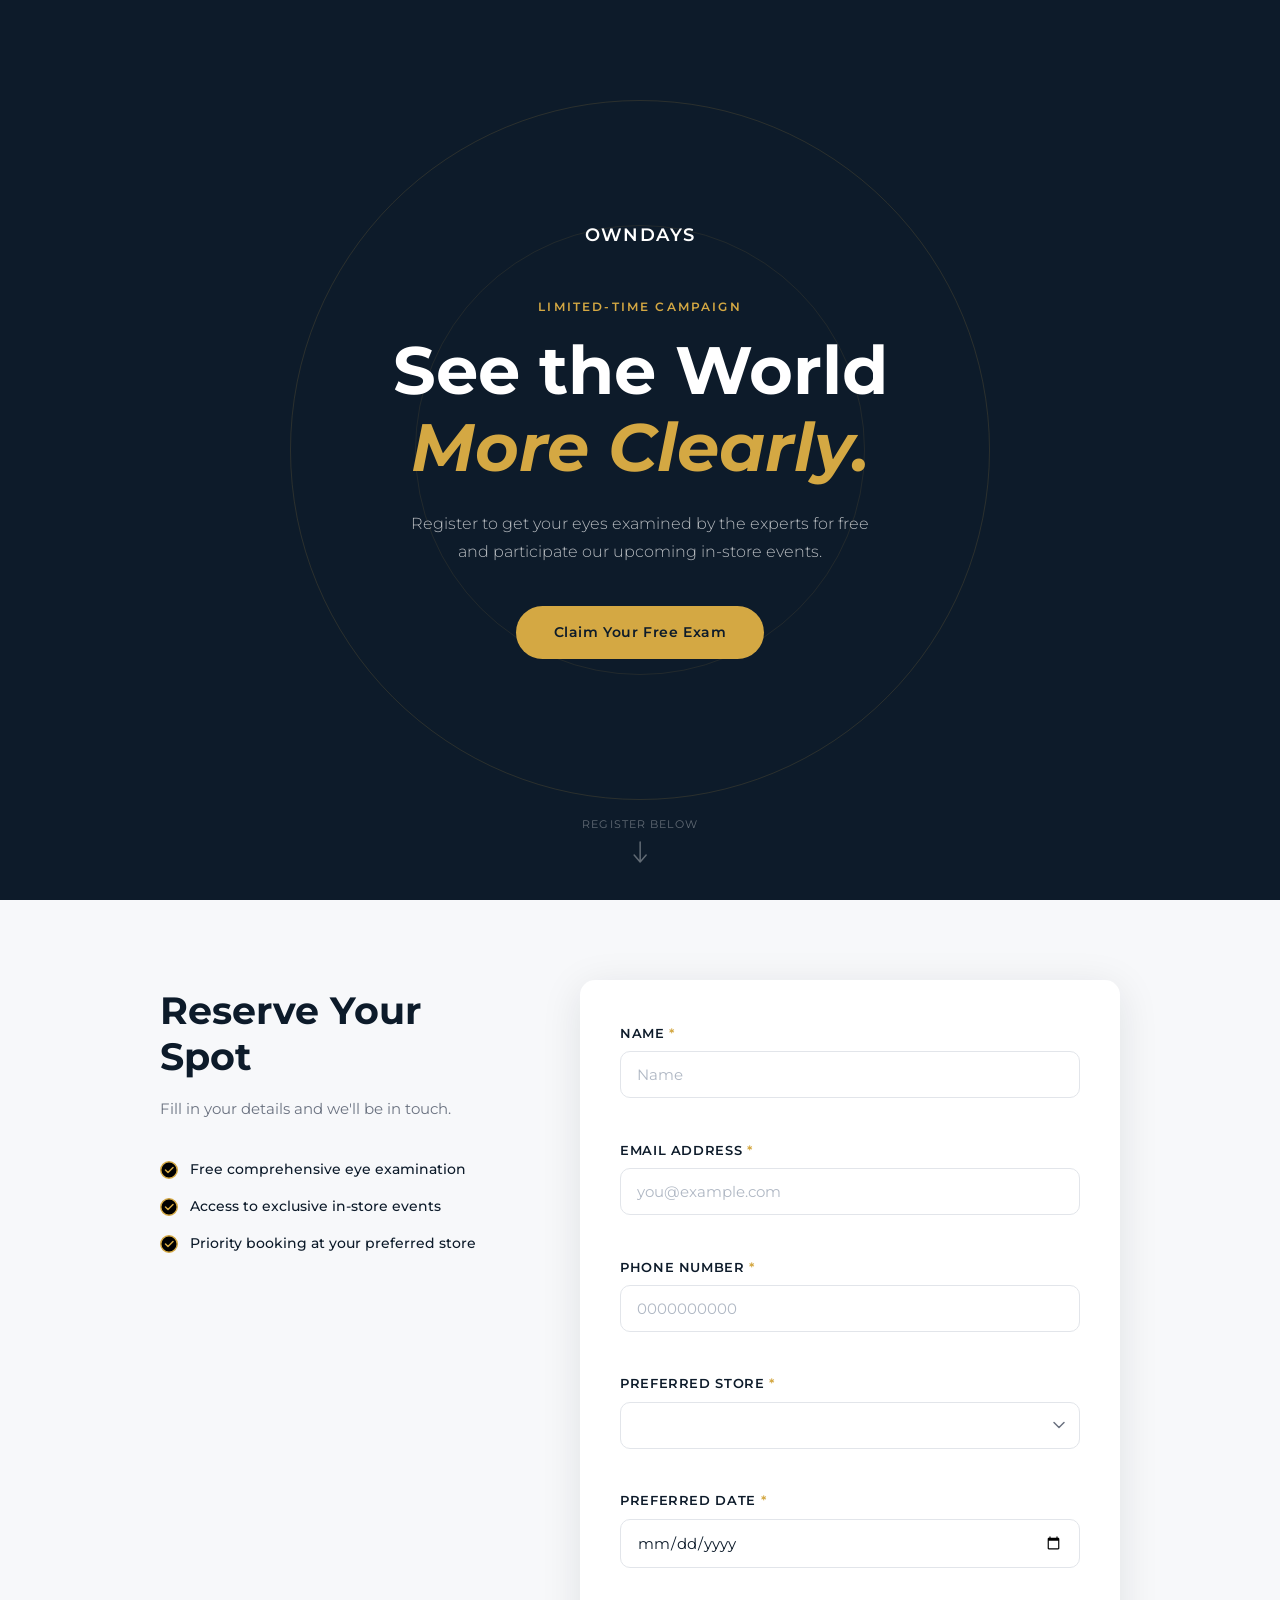
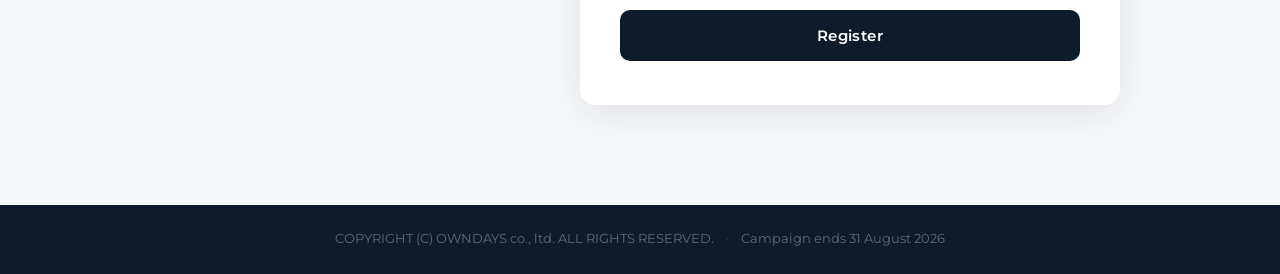
<file: index.html>
<!DOCTYPE html>
<html lang="en">
<head>
  <meta charset="UTF-8" />
  <meta name="viewport" content="width=device-width, initial-scale=1.0" />
  <link rel="icon" type="image/x-icon" href="images/owndays.ico">
  <title>OWNDAYS — Campaign Registration</title>
  <link rel="preconnect" href="https://fonts.googleapis.com">
  <link rel="preconnect" href="https://fonts.gstatic.com" crossorigin>
  <link href="https://fonts.googleapis.com/css2?family=Montserrat:ital,wght@0,100..900;1,100..900&display=swap" rel="stylesheet">
  <link rel="stylesheet" href="style.css" />
</head>
<body>

  <!-- Hero -->
  <section class="hero">
    <div class="hero__lens-ring hero__lens-ring--outer"></div>
    <div class="hero__lens-ring hero__lens-ring--inner"></div>

    <div class="hero__content">
      <div class="logo">
        <span class="logo__wordmark">OWNDAYS</span>
      </div>

      <p class="hero__eyebrow">Limited-time Campaign</p>
      <h1 class="hero__headline">
        See the World<br />
        <em>More Clearly.</em>
      </h1>
      <p class="hero__description">
        Register to get your eyes examined by the experts for free and participate our upcoming in-store events.
      </p>
      <a href="#register" class="hero__cta">Claim Your Free Exam</a>
    </div>

    <div class="hero__scroll-hint">
      <span>Register below</span>
      <svg width="16" height="24" viewBox="0 0 16 24" fill="none">
        <path d="M8 2v20M2 15l6 7 6-7" stroke="currentColor" stroke-width="1.5" stroke-linecap="round" stroke-linejoin="round"/>
      </svg>
    </div>
  </section>

  <!-- Register -->
  <section class="register" id="register">
    <div class="register__container">

      <div class="register__intro">
        <h2 class="register__title">Reserve Your Spot</h2>
        <p class="register__subtitle">Fill in your details and we'll be in touch.</p>
        <ul class="register__perks">
          <li>
            <svg width="18" height="18" viewBox="0 0 18 18"><circle cx="9" cy="9" r="8.25" stroke="#D4A843" stroke-width="1.5"/><path d="M5.5 9l2.5 2.5 5-5" stroke="#D4A843" stroke-width="1.5" stroke-linecap="round" stroke-linejoin="round"/></svg>
            Free comprehensive eye examination
          </li>
          <li>
            <svg width="18" height="18" viewBox="0 0 18 18"><circle cx="9" cy="9" r="8.25" stroke="#D4A843" stroke-width="1.5"/><path d="M5.5 9l2.5 2.5 5-5" stroke="#D4A843" stroke-width="1.5" stroke-linecap="round" stroke-linejoin="round"/></svg>
            Access to exclusive in-store events
          </li>
          <li>
            <svg width="18" height="18" viewBox="0 0 18 18"><circle cx="9" cy="9" r="8.25" stroke="#D4A843" stroke-width="1.5"/><path d="M5.5 9l2.5 2.5 5-5" stroke="#D4A843" stroke-width="1.5" stroke-linecap="round" stroke-linejoin="round"/></svg>
            Priority booking at your preferred store
          </li>
        </ul>
      </div>

      <div class="register__card">
        <form id="registrationForm">

          <!-- Name -->
          <div class="field" id="field-name">
            <label class="field__label" for="name">Name <span class="field__req">*</span></label>
            <input class="field__input" type="text" id="name" name="name" placeholder="Name" autocomplete="name" />
            <p class="field__error" id="error-name"></p>
          </div>

          <!-- Email -->
          <div class="field" id="field-email">
            <label class="field__label" for="email">Email Address <span class="field__req">*</span></label>
            <input class="field__input" type="email" id="email" name="email" placeholder="you@example.com" autocomplete="email" />
            <p class="field__error" id="error-email"></p>
          </div>

          <!-- Phone -->
          <div class="field" id="field-phone">
            <label class="field__label" for="phone">Phone Number <span class="field__req">*</span></label>
            <input class="field__input" type="tel" id="phone" name="phone" placeholder="0000000000" autocomplete="tel" />
            <p class="field__error" id="error-phone"></p>
          </div>

          <!-- Preferred Store -->
          <div class="field" id="field-store">
            <label class="field__label" for="store">Preferred Store <span class="field__req">*</span></label>
            <div class="field__select-wrap">
              <select class="field__input field__select" id="store" name="store">
                <option value=""></option>
                <option value="centralramindra">Central Ramindra</option>
                <option value="fashionisland">Fashion Island</option>
                <option value="centralworld">CentralWorld</option>
                <option value="megabangna">Mega Bangna</option>
                <option value="centralplazawestgest">CentralPlaza Westgate</option>
              </select>
              <svg class="field__chevron" width="14" height="14" viewBox="0 0 14 14"><path d="M2 4.5l5 5 5-5" stroke="currentColor" stroke-width="1.5" stroke-linecap="round" stroke-linejoin="round" fill="none"/></svg>
            </div>
            <p class="field__error" id="error-store"></p>
          </div>

          <!-- Preferred Date -->
          <div class="field" id="field-date">
            <label class="field__label" for="date">Preferred Date <span class="field__req">*</span></label>
            <input class="field__input" type="date" id="date" name="date" />
            <p class="field__error" id="error-date"></p>
          </div>

          <!-- Submit -->
          <button class="submit-btn" type="submit" id="submitBtn">
            <span class="submit-btn__label">Register</span>
            <span class="submit-btn__spinner" aria-hidden="true"></span>
          </button>

        </form>

        <!-- Success State -->
        <div class="success-state" id="successState" hidden>
          <div class="success-state__icon">
            <svg width="40" height="40" viewBox="0 0 40 40"><circle cx="20" cy="20" r="19" stroke="#D4A843" stroke-width="2"/><path d="M11 20l7 7 12-12" stroke="#D4A843" stroke-width="2.5" stroke-linecap="round" stroke-linejoin="round"/></svg>
          </div>
          <h3 class="success-state__title">Registration Completed!</h3>
          <p class="success-state__message">
            We've received your registration.<br>
            Check your email for the appointment.
          </p>
        </div>

      </div><!-- /.register__card -->
    </div>
  </section>

  <!-- Footer -->
  <footer class="footer">
    <span>COPYRIGHT (C) OWNDAYS co., ltd. ALL RIGHTS RESERVED.</span>
    <span class="footer__dot">·</span>
    <span>Campaign ends 31 August 2026</span>
  </footer>

  <script src="app.js"></script>
</body>
</html>
</file>
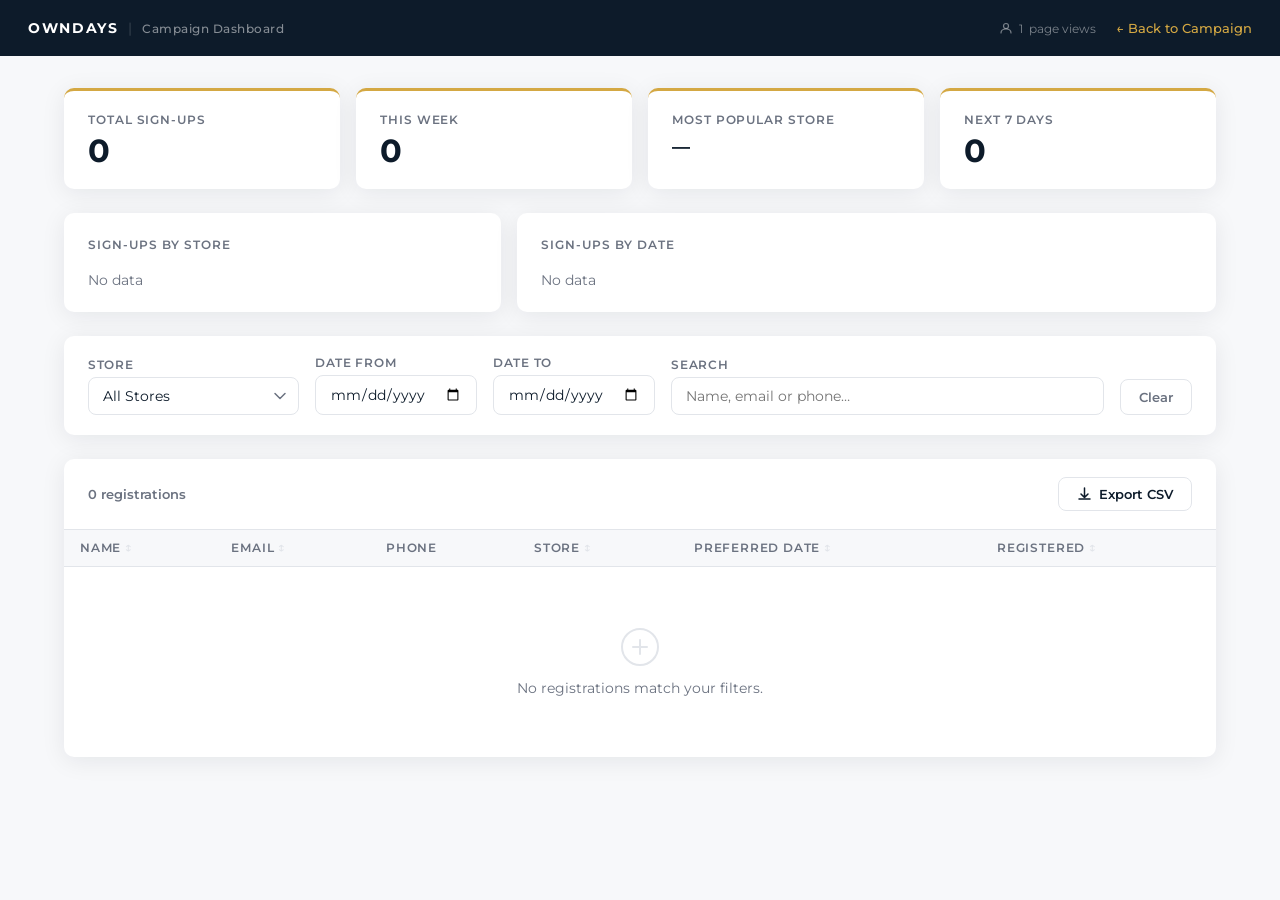
<file: dashboard.html>
<!DOCTYPE html>
<html lang="en">
<head>
  <meta charset="UTF-8" />
  <meta name="viewport" content="width=device-width, initial-scale=1.0" />
  <link rel="icon" type="image/x-icon" href="images/owndays.ico">
  <title>OWNDAYS — Registration Dashboard</title>
  <link rel="preconnect" href="https://fonts.googleapis.com" />
  <link rel="preconnect" href="https://fonts.gstatic.com" crossorigin />
  <link href="https://fonts.googleapis.com/css2?family=Montserrat:wght@300;400;500;600;700&display=swap" rel="stylesheet" />
  <link rel="stylesheet" href="dashboard.css" />
</head>
<body>

  <!-- Header -->
  <header class="topbar">
    <div class="topbar__brand">
      <span class="topbar__name">OWNDAYS</span>
      <span class="topbar__sep">|</span>
      <span class="topbar__subtitle">Campaign Dashboard</span>
    </div>
    <div class="topbar__meta">
      <span class="topbar__visits" id="visitCount">
        <svg width="14" height="14" viewBox="0 0 14 14" fill="none"><circle cx="7" cy="5" r="2.5" stroke="currentColor" stroke-width="1.2"/><path d="M2 12c0-2.761 2.239-4 5-4s5 1.239 5 4" stroke="currentColor" stroke-width="1.2" stroke-linecap="round"/></svg>
        <span id="visitCountVal">—</span> page views
      </span>
      <a href="index.html" class="topbar__link">← Back to Campaign</a>
    </div>
  </header>

  <!-- ═══ MAIN ═══ -->
  <main class="dash">

    <!-- ── Stat Cards ── -->
    <section class="stats" id="statsRow">
      <div class="stat-card">
        <p class="stat-card__label">Total Sign-ups</p>
        <p class="stat-card__value" id="statTotal">—</p>
      </div>
      <div class="stat-card">
        <p class="stat-card__label">This Week</p>
        <p class="stat-card__value" id="statWeek">—</p>
      </div>
      <div class="stat-card">
        <p class="stat-card__label">Most Popular Store</p>
        <p class="stat-card__value stat-card__value--sm" id="statTopStore">—</p>
      </div>
      <div class="stat-card">
        <p class="stat-card__label">Next 7 Days</p>
        <p class="stat-card__value" id="statUpcoming">—</p>
      </div>
    </section>

    <!-- ── Charts ── -->
    <section class="charts">
      <div class="chart-card">
        <h2 class="chart-card__title">Sign-ups by Store</h2>
        <div class="chart-wrap" id="storeChart"></div>
      </div>
      <div class="chart-card">
        <h2 class="chart-card__title">Sign-ups by Date</h2>
        <div class="chart-wrap chart-wrap--timeline" id="dateChart"></div>
      </div>
    </section>

    <!-- ── Filters ── -->
    <section class="filters">
      <div class="filters__group">
        <label class="filters__label" for="filterStore">Store</label>
        <div class="field__select-wrap">
          <select class="filters__input filters__select" id="filterStore">
            <option value="">All Stores</option>
            <option value="centralramindra">Central Ramindra</option>
            <option value="fashionisland">Fashion Island</option>
            <option value="centralworld">CentralWorld</option>
            <option value="megabangna">Mega Bangna</option>
            <option value="centralplazawestgest">CentralPlaza Westgate</option>
          </select>
          <svg class="field__chevron" width="14" height="14" viewBox="0 0 14 14"><path d="M2 4.5l5 5 5-5" stroke="currentColor" stroke-width="1.5" stroke-linecap="round" stroke-linejoin="round" fill="none"/></svg>
        </div>
      </div>
      <div class="filters__group">
        <label class="filters__label" for="filterDateFrom">Date From</label>
        <input class="filters__input" type="date" id="filterDateFrom" />
      </div>
      <div class="filters__group">
        <label class="filters__label" for="filterDateTo">Date To</label>
        <input class="filters__input" type="date" id="filterDateTo" />
      </div>
      <div class="filters__group filters__group--search">
        <label class="filters__label" for="filterSearch">Search</label>
        <input class="filters__input" type="search" id="filterSearch" placeholder="Name, email or phone…" />
      </div>
      <button class="filters__clear" id="clearFilters">Clear</button>
    </section>

    <!-- Table -->
    <section class="table-section">
      <div class="table-section__header">
        <p class="table-section__count" id="tableCount">— registrations</p>
        <button class="export-btn" id="exportBtn">
          <svg width="15" height="15" viewBox="0 0 15 15" fill="none"><path d="M7.5 1v9M4 7l3.5 3.5L11 7" stroke="currentColor" stroke-width="1.5" stroke-linecap="round" stroke-linejoin="round"/><path d="M2 12h11" stroke="currentColor" stroke-width="1.5" stroke-linecap="round"/></svg>
          Export CSV
        </button>
      </div>

      <div class="table-wrap">
        <table class="reg-table" id="regTable">
          <thead>
            <tr>
              <th data-col="name">Name <span class="sort-icon">↕</span></th>
              <th data-col="email">Email <span class="sort-icon">↕</span></th>
              <th data-col="phone">Phone</th>
              <th data-col="store">Store <span class="sort-icon">↕</span></th>
              <th data-col="preferred_date">Preferred Date <span class="sort-icon">↕</span></th>
              <th data-col="registered_at">Registered <span class="sort-icon">↕</span></th>
            </tr>
          </thead>
          <tbody id="regTableBody"></tbody>
        </table>
        <div class="table-empty" id="tableEmpty" hidden>
          <svg width="40" height="40" viewBox="0 0 40 40" fill="none"><circle cx="20" cy="20" r="18" stroke="#E2E5EA" stroke-width="2"/><path d="M13 20h14M20 13v14" stroke="#E2E5EA" stroke-width="2" stroke-linecap="round"/></svg>
          <p>No registrations match your filters.</p>
        </div>
      </div>
    </section>

  </main>

  <script src="dashboard.js"></script>
</body>
</html>
</file>
<file: style.css>
/* ─── Reset & Base ───────────────────────────────────────── */
*, *::before, *::after { box-sizing: border-box; margin: 0; padding: 0; }

:root {
  --navy:      #0D1B2A;
  --navy-mid:  #162233;
  --white:     #FFFFFF;
  --gold:      #D4A843;
  --gold-dim:  #b8902f;
  --grey-bg:   #F7F8FA;
  --grey-line: #E2E5EA;
  --grey-text: #6B7280;
  --error:     #D63C3C;
  --success:   #2D7D5A;

  --ff-display: 'Montserrat', sans-serif;
  --ff-body:    'Montserrat', system-ui, sans-serif;

  --radius:  10px;
  --shadow:  0 8px 40px rgba(13, 27, 42, 0.10);
}

html { scroll-behavior: smooth; }

body {
  font-family: var(--ff-body);
  background: var(--white);
  color: var(--navy);
  line-height: 1.6;
  -webkit-font-smoothing: antialiased;
}


/* ─── HERO ───────────────────────────────────────────────── */
.hero {
  position: relative;
  min-height: 100vh;
  background: var(--navy);
  display: flex;
  flex-direction: column;
  align-items: center;
  justify-content: center;
  overflow: hidden;
  padding: 80px 24px 100px;
  text-align: center;
}

/* Lens ring motif — the signature element */
.hero__lens-ring {
  position: absolute;
  border-radius: 50%;
  border: 1px solid rgba(212, 168, 67, 0.15);
  pointer-events: none;
}
.hero__lens-ring--outer {
  width: 700px; height: 700px;
  top: 50%; left: 50%;
  transform: translate(-50%, -50%);
  animation: pulse-ring 6s ease-in-out infinite;
}
.hero__lens-ring--inner {
  width: 450px; height: 450px;
  top: 50%; left: 50%;
  transform: translate(-50%, -50%);
  border-color: rgba(212, 168, 67, 0.10);
  animation: pulse-ring 6s ease-in-out 1.5s infinite;
}
@keyframes pulse-ring {
  0%, 100% { opacity: 0.6; transform: translate(-50%, -50%) scale(1); }
  50%       { opacity: 1;   transform: translate(-50%, -50%) scale(1.03); }
}

.hero__content {
  position: relative;
  z-index: 2;
  max-width: 640px;
}

/* Logo */
.logo {
  display: inline-flex;
  align-items: center;
  gap: 10px;
  margin-bottom: 48px;
}
.logo__mark {
  display: flex;
  align-items: center;
  gap: 0;
}
.logo__circle {
  display: block;
  width: 26px; height: 26px;
  border: 2px solid var(--gold);
  border-radius: 50%;
}
.logo__bridge {
  display: block;
  width: 8px; height: 2px;
  background: var(--gold);
}
.logo__wordmark {
  font-family: var(--ff-display);
  font-weight: 600;
  font-size: 1.1rem;
  color: var(--white);
  letter-spacing: 0.08em;
  text-transform: uppercase;
}

/* Hero copy */
.hero__eyebrow {
  font-size: 0.75rem;
  font-weight: 600;
  letter-spacing: 0.18em;
  text-transform: uppercase;
  color: var(--gold);
  margin-bottom: 16px;
}
.hero__headline {
  font-family: var(--ff-display);
  font-size: clamp(2.6rem, 6vw, 4.2rem);
  font-weight: 700;
  color: var(--white);
  line-height: 1.15;
  margin-bottom: 24px;
}
.hero__headline em {
  font-style: italic;
  color: var(--gold);
}
.hero__description {
  font-size: 1rem;
  font-weight: 300;
  color: rgba(255, 255, 255, 0.7);
  max-width: 480px;
  margin: 0 auto 40px;
  line-height: 1.75;
}

/* CTA button */
.hero__cta {
  display: inline-block;
  background: var(--gold);
  color: var(--navy);
  font-family: var(--ff-body);
  font-size: 0.9rem;
  font-weight: 600;
  letter-spacing: 0.04em;
  padding: 15px 38px;
  border-radius: 50px;
  text-decoration: none;
  transition: background 0.2s, transform 0.2s;
}
.hero__cta:hover {
  background: var(--gold-dim);
  transform: translateY(-2px);
}

/* Scroll hint */
.hero__scroll-hint {
  position: absolute;
  bottom: 36px;
  left: 50%;
  transform: translateX(-50%);
  display: flex;
  flex-direction: column;
  align-items: center;
  gap: 6px;
  color: rgba(255,255,255,0.35);
  font-size: 0.7rem;
  letter-spacing: 0.1em;
  text-transform: uppercase;
  animation: bounce 2.5s ease-in-out infinite;
}
@keyframes bounce {
  0%, 100% { transform: translateX(-50%) translateY(0); }
  50%       { transform: translateX(-50%) translateY(6px); }
}


/* ─── REGISTER SECTION ───────────────────────────────────── */
.register {
  background: var(--grey-bg);
  padding: 80px 24px 100px;
}

.register__container {
  max-width: 960px;
  margin: 0 auto;
  display: grid;
  grid-template-columns: 1fr 1.5fr;
  gap: 60px;
  align-items: start;
}

/* Intro column */
.register__intro {
  padding-top: 8px;
}
.register__title {
  font-family: var(--ff-display);
  font-size: clamp(1.8rem, 3vw, 2.4rem);
  font-weight: 700;
  color: var(--navy);
  line-height: 1.2;
  margin-bottom: 16px;
}
.register__subtitle {
  font-size: 0.95rem;
  color: var(--grey-text);
  line-height: 1.7;
  margin-bottom: 36px;
}
.register__perks {
  list-style: none;
  display: flex;
  flex-direction: column;
  gap: 14px;
}
.register__perks li {
  display: flex;
  align-items: center;
  gap: 12px;
  font-size: 0.9rem;
  font-weight: 500;
  color: var(--navy);
}
.register__perks svg { flex-shrink: 0; }

/* Form card */
.register__card {
  background: var(--white);
  border-radius: calc(var(--radius) * 1.5);
  box-shadow: var(--shadow);
  padding: 44px 40px;
}

/* ─── FORM FIELDS ────────────────────────────────────────── */
.field {
  margin-bottom: 22px;
}
.field__label {
  display: block;
  font-size: 0.8rem;
  font-weight: 600;
  letter-spacing: 0.05em;
  text-transform: uppercase;
  color: var(--navy);
  margin-bottom: 7px;
}
.field__req { color: var(--gold); }

.field__input {
  width: 100%;
  padding: 13px 16px;
  font-family: var(--ff-body);
  font-size: 0.95rem;
  color: var(--navy);
  background: var(--white);
  border: 1.5px solid var(--grey-line);
  border-radius: var(--radius);
  outline: none;
  transition: border-color 0.18s, box-shadow 0.18s;
  appearance: none;
  -webkit-appearance: none;
}
.field__input::placeholder { color: #B0B8C4; }
.field__input:focus {
  border-color: var(--gold);
  box-shadow: 0 0 0 3px rgba(212, 168, 67, 0.15);
}
.field__input:focus::-webkit-calendar-picker-indicator { opacity: 0.6; }

/* Select wrapper */
.field__select-wrap {
  position: relative;
}
.field__select { cursor: pointer; padding-right: 40px; }
.field__chevron {
  position: absolute;
  right: 14px;
  top: 50%;
  transform: translateY(-50%);
  pointer-events: none;
  color: var(--grey-text);
}

/* Error state */
.field.has-error .field__input {
  border-color: var(--error);
  box-shadow: 0 0 0 3px rgba(214, 60, 60, 0.10);
}
.field__error {
  font-size: 0.8rem;
  color: var(--error);
  margin-top: 5px;
  min-height: 1.2em;
}

/* ─── SUBMIT BUTTON ──────────────────────────────────────── */
.submit-btn {
  margin-top: 8px;
  width: 100%;
  display: flex;
  align-items: center;
  justify-content: center;
  gap: 10px;
  background: var(--navy);
  color: var(--white);
  font-family: var(--ff-body);
  font-size: 0.95rem;
  font-weight: 600;
  letter-spacing: 0.03em;
  padding: 16px 24px;
  border: none;
  border-radius: var(--radius);
  cursor: pointer;
  transition: background 0.2s, transform 0.15s;
}
.submit-btn:hover { background: var(--navy-mid); transform: translateY(-1px); }
.submit-btn:active { transform: translateY(0); }
.submit-btn:disabled { opacity: 0.6; cursor: not-allowed; transform: none; }

/* Spinner */
.submit-btn__spinner {
  display: none;
  width: 16px; height: 16px;
  border: 2px solid rgba(255,255,255,0.3);
  border-top-color: var(--white);
  border-radius: 50%;
  animation: spin 0.7s linear infinite;
}
.submit-btn.loading .submit-btn__label { opacity: 0.7; }
.submit-btn.loading .submit-btn__spinner { display: block; }
@keyframes spin { to { transform: rotate(360deg); } }

/* ─── SUCCESS STATE ──────────────────────────────────────── */
.success-state {
  text-align: center;
  padding: 20px 0;
}
.success-state__icon { margin-bottom: 20px; }
.success-state__title {
  font-family: var(--ff-display);
  font-size: 1.7rem;
  font-weight: 700;
  color: var(--navy);
  margin-bottom: 12px;
}
.success-state__message {
  font-size: 0.95rem;
  color: var(--grey-text);
  line-height: 1.7;
  margin-bottom: 28px;
  max-width: 340px;
  margin-left: auto;
  margin-right: auto;
}
.success-state__reset {
  background: none;
  border: 1.5px solid var(--grey-line);
  color: var(--grey-text);
  font-family: var(--ff-body);
  font-size: 0.85rem;
  padding: 10px 22px;
  border-radius: 50px;
  cursor: pointer;
  transition: border-color 0.2s, color 0.2s;
}
.success-state__reset:hover { border-color: var(--navy); color: var(--navy); }

/* ─── FOOTER ─────────────────────────────────────────────── */
.footer {
  background: var(--navy);
  color: rgba(255,255,255,0.35);
  font-size: 0.8rem;
  text-align: center;
  padding: 24px;
  display: flex;
  justify-content: center;
  gap: 12px;
  flex-wrap: wrap;
}
.footer__dot { opacity: 0.4; }

/* ─── RESPONSIVE ─────────────────────────────────────────── */
@media (max-width: 720px) {
  .register__container {
    grid-template-columns: 1fr;
    gap: 36px;
  }
  .register__card { padding: 32px 24px; }
  .hero__lens-ring--outer { width: 420px; height: 420px; }
  .hero__lens-ring--inner { width: 260px; height: 260px; }
}

/* Reduced motion */
@media (prefers-reduced-motion: reduce) {
  .hero__lens-ring, .hero__scroll-hint { animation: none; }
}
</file>
<file: dashboard.css>
/* ─── Reset & Base ───────────────────────────────────────── */
*, *::before, *::after { box-sizing: border-box; margin: 0; padding: 0; }

:root {
  --navy:      #0D1B2A;
  --navy-mid:  #162233;
  --white:     #FFFFFF;
  --gold:      #D4A843;
  --gold-dim:  #b8902f;
  --grey-bg:   #F7F8FA;
  --grey-line: #E2E5EA;
  --grey-text: #6B7280;
  --error:     #D63C3C;

  --ff: 'Montserrat', system-ui, sans-serif;
  --radius: 10px;
  --shadow: 0 4px 24px rgba(13,27,42,0.08);
}

html { scroll-behavior: smooth; }
body {
  font-family: var(--ff);
  background: var(--grey-bg);
  color: var(--navy);
  -webkit-font-smoothing: antialiased;
  min-height: 100vh;
}

/* ─── TOPBAR ─────────────────────────────────────────────── */
.topbar {
  background: var(--navy);
  padding: 0 28px;
  height: 56px;
  display: flex;
  align-items: center;
  justify-content: space-between;
  position: sticky;
  top: 0;
  z-index: 100;
}
.topbar__brand {
  display: flex;
  align-items: center;
  gap: 10px;
}
.topbar__name {
  font-weight: 700;
  font-size: 0.85rem;
  letter-spacing: 0.12em;
  color: var(--white);
}
.topbar__sep {
  color: rgba(255,255,255,0.2);
  font-size: 0.9rem;
}
.topbar__subtitle {
  font-size: 0.78rem;
  font-weight: 500;
  color: rgba(255,255,255,0.5);
  letter-spacing: 0.04em;
}
.topbar__meta {
  display: flex;
  align-items: center;
  gap: 20px;
}
.topbar__visits {
  display: flex;
  align-items: center;
  gap: 6px;
  font-size: 0.78rem;
  color: rgba(255,255,255,0.45);
}
.topbar__link {
  font-size: 0.8rem;
  font-weight: 500;
  color: var(--gold);
  text-decoration: none;
  transition: color 0.2s;
}
.topbar__link:hover { color: var(--gold-dim); }

/* ─── MAIN LAYOUT ────────────────────────────────────────── */
.dash {
  max-width: 1200px;
  margin: 0 auto;
  padding: 32px 24px 60px;
  display: flex;
  flex-direction: column;
  gap: 24px;
}

/* ─── STAT CARDS ─────────────────────────────────────────── */
.stats {
  display: grid;
  grid-template-columns: repeat(4, 1fr);
  gap: 16px;
}
.stat-card {
  background: var(--white);
  border-radius: var(--radius);
  box-shadow: var(--shadow);
  padding: 22px 24px;
  border-top: 3px solid var(--gold);
}
.stat-card__label {
  font-size: 0.72rem;
  font-weight: 600;
  letter-spacing: 0.08em;
  text-transform: uppercase;
  color: var(--grey-text);
  margin-bottom: 8px;
}
.stat-card__value {
  font-size: 2rem;
  font-weight: 700;
  color: var(--navy);
  line-height: 1;
}
.stat-card__value--sm { font-size: 1.15rem; line-height: 1.3; }

/* ─── CHARTS ─────────────────────────────────────────────── */
.charts {
  display: grid;
  grid-template-columns: 1fr 1.6fr;
  gap: 16px;
}
.chart-card {
  background: var(--white);
  border-radius: var(--radius);
  box-shadow: var(--shadow);
  padding: 24px;
}
.chart-card__title {
  font-size: 0.78rem;
  font-weight: 600;
  letter-spacing: 0.08em;
  text-transform: uppercase;
  color: var(--grey-text);
  margin-bottom: 20px;
}
.chart-wrap {
  display: flex;
  flex-direction: column;
  gap: 10px;
}
.chart-wrap--timeline {
  gap: 6px;
  max-height: 240px;
  overflow-y: auto;
}

/* Bar chart rows */
.bar-row {
  display: grid;
  grid-template-columns: 140px 1fr 32px;
  align-items: center;
  gap: 10px;
}
.bar-row__label {
  font-size: 0.8rem;
  font-weight: 500;
  color: var(--navy);
  white-space: nowrap;
  overflow: hidden;
  text-overflow: ellipsis;
}
.bar-row__track {
  background: var(--grey-bg);
  border-radius: 4px;
  height: 10px;
  overflow: hidden;
}
.bar-row__fill {
  height: 100%;
  background: var(--gold);
  border-radius: 4px;
  transition: width 0.5s ease;
}
.bar-row__fill--navy { background: var(--navy); }
.bar-row__count {
  font-size: 0.8rem;
  font-weight: 600;
  color: var(--grey-text);
  text-align: right;
}

/* ─── FILTERS ────────────────────────────────────────────── */
.filters {
  background: var(--white);
  border-radius: var(--radius);
  box-shadow: var(--shadow);
  padding: 20px 24px;
  display: flex;
  align-items: flex-end;
  gap: 16px;
  flex-wrap: wrap;
}
.filters__group {
  display: flex;
  flex-direction: column;
  gap: 5px;
}
.filters__group--search { flex: 1; min-width: 200px; }
.filters__label {
  font-size: 0.72rem;
  font-weight: 600;
  letter-spacing: 0.06em;
  text-transform: uppercase;
  color: var(--grey-text);
}
.filters__input {
  padding: 9px 14px;
  font-family: var(--ff);
  font-size: 0.88rem;
  color: var(--navy);
  background: var(--white);
  border: 1.5px solid var(--grey-line);
  border-radius: 8px;
  outline: none;
  transition: border-color 0.18s, box-shadow 0.18s;
  appearance: none;
  -webkit-appearance: none;
}
.filters__input:focus {
  border-color: var(--gold);
  box-shadow: 0 0 0 3px rgba(212,168,67,0.15);
}
.filters__select { padding-right: 36px; cursor: pointer; }

/* reuse chevron from main form */
.field__select-wrap { position: relative; }
.field__chevron {
  position: absolute;
  right: 12px;
  top: 50%;
  transform: translateY(-50%);
  pointer-events: none;
  color: var(--grey-text);
}

.filters__clear {
  padding: 9px 18px;
  font-family: var(--ff);
  font-size: 0.82rem;
  font-weight: 600;
  color: var(--grey-text);
  background: none;
  border: 1.5px solid var(--grey-line);
  border-radius: 8px;
  cursor: pointer;
  transition: border-color 0.2s, color 0.2s;
  white-space: nowrap;
  align-self: flex-end;
}
.filters__clear:hover { border-color: var(--navy); color: var(--navy); }

/* ─── TABLE ──────────────────────────────────────────────── */
.table-section {
  background: var(--white);
  border-radius: var(--radius);
  box-shadow: var(--shadow);
  overflow: hidden;
}
.table-section__header {
  display: flex;
  align-items: center;
  justify-content: space-between;
  padding: 18px 24px;
  border-bottom: 1px solid var(--grey-line);
}
.table-section__count {
  font-size: 0.8rem;
  font-weight: 600;
  color: var(--grey-text);
}
.export-btn {
  display: flex;
  align-items: center;
  gap: 7px;
  padding: 8px 18px;
  font-family: var(--ff);
  font-size: 0.82rem;
  font-weight: 600;
  color: var(--navy);
  background: none;
  border: 1.5px solid var(--grey-line);
  border-radius: 8px;
  cursor: pointer;
  transition: background 0.2s, border-color 0.2s;
}
.export-btn:hover { background: var(--grey-bg); border-color: var(--navy); }

.table-wrap { overflow-x: auto; }

.reg-table {
  width: 100%;
  border-collapse: collapse;
  font-size: 0.875rem;
}
.reg-table thead th {
  padding: 11px 16px;
  text-align: left;
  font-size: 0.72rem;
  font-weight: 600;
  letter-spacing: 0.07em;
  text-transform: uppercase;
  color: var(--grey-text);
  background: var(--grey-bg);
  border-bottom: 1px solid var(--grey-line);
  white-space: nowrap;
  cursor: pointer;
  user-select: none;
}
.reg-table thead th:hover { color: var(--navy); }
.reg-table thead th.sorted-asc .sort-icon::after  { content: ' ↑'; }
.reg-table thead th.sorted-desc .sort-icon::after { content: ' ↓'; }
.sort-icon { color: var(--grey-line); font-size: 0.7rem; }

.reg-table tbody tr {
  border-bottom: 1px solid var(--grey-line);
  transition: background 0.12s;
}
.reg-table tbody tr:last-child { border-bottom: none; }
.reg-table tbody tr:hover { background: #FAFBFC; }

.reg-table td {
  padding: 13px 16px;
  color: var(--navy);
  white-space: nowrap;
}
.reg-table td.muted { color: var(--grey-text); font-size: 0.82rem; }

.store-badge {
  display: inline-block;
  padding: 3px 10px;
  border-radius: 50px;
  font-size: 0.75rem;
  font-weight: 600;
  background: rgba(212,168,67,0.12);
  color: #8a6a1e;
}

.table-empty {
  padding: 60px 24px;
  text-align: center;
  color: var(--grey-text);
  font-size: 0.9rem;
  display: flex;
  flex-direction: column;
  align-items: center;
  gap: 12px;
}
.table-empty[hidden] { display: none; }

/* ─── FOOTER ─────────────────────────────────────────────── */
.dash-footer {
  text-align: center;
  font-size: 0.75rem;
  color: var(--grey-text);
  padding: 24px;
  display: flex;
  justify-content: center;
  gap: 10px;
}

/* ─── RESPONSIVE ─────────────────────────────────────────── */
@media (max-width: 900px) {
  .stats  { grid-template-columns: repeat(2, 1fr); }
  .charts { grid-template-columns: 1fr; }
}
@media (max-width: 600px) {
  .stats { grid-template-columns: 1fr 1fr; }
  .dash  { padding: 20px 16px 48px; }
  .topbar { padding: 0 16px; }
  .topbar__visits { display: none; }
}
</file>
